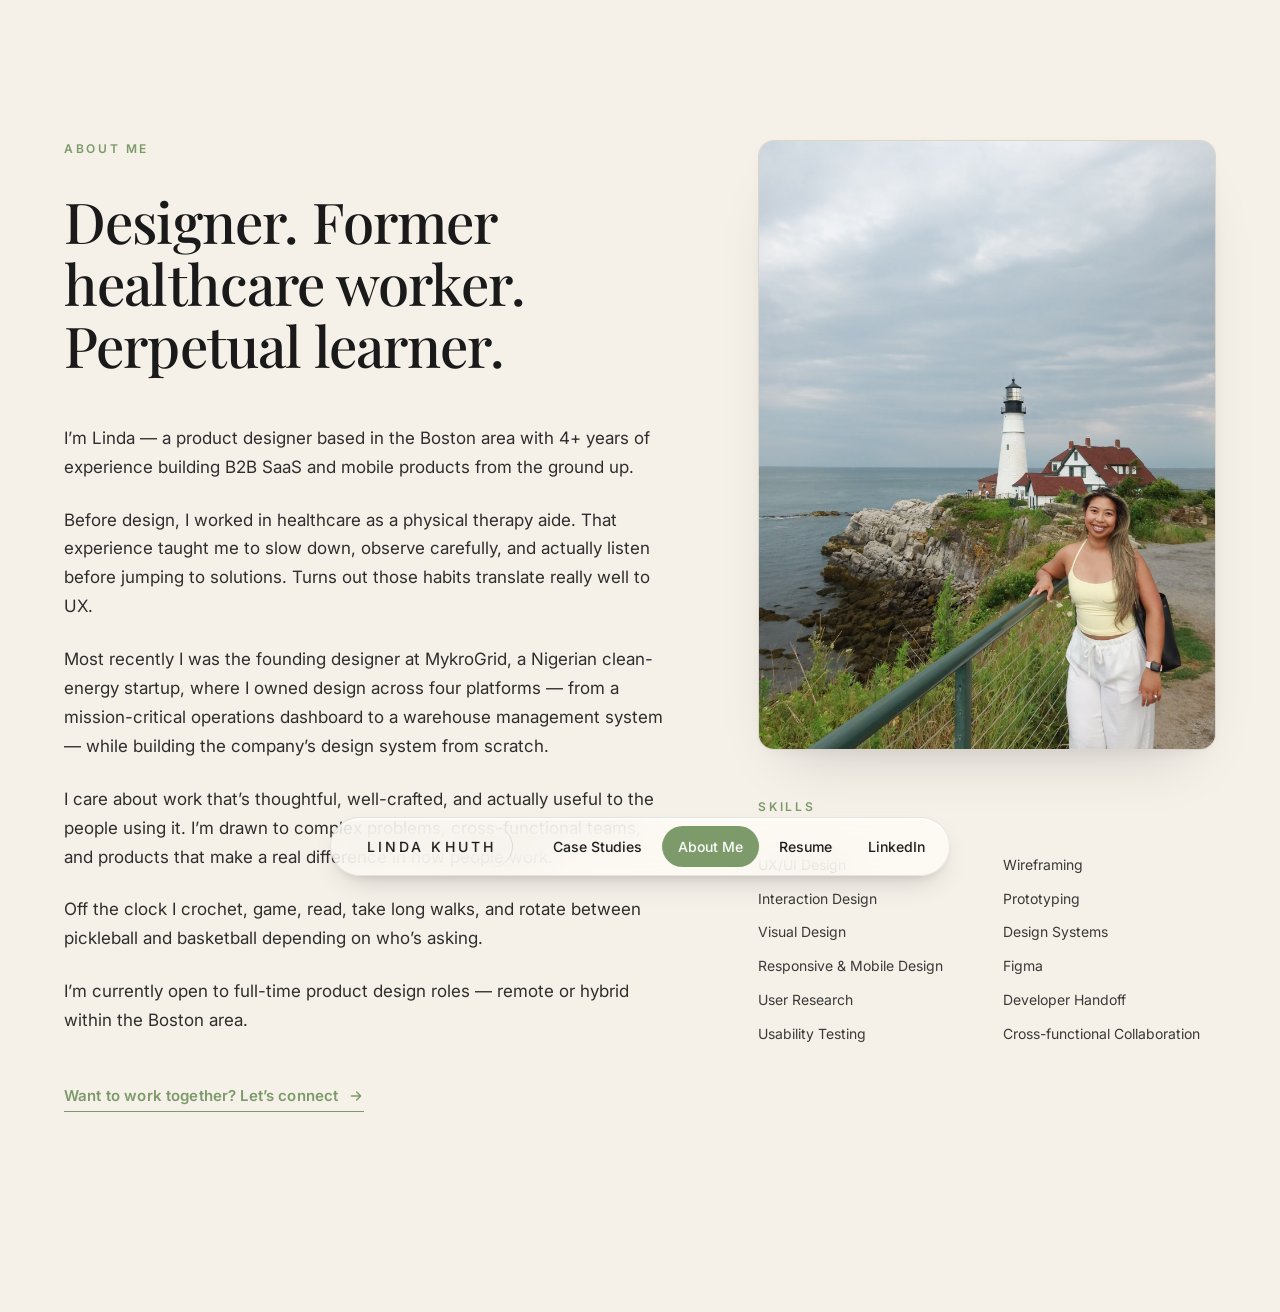
<file: about.html>
<!doctype html>
<html lang="en">
<head>
  <meta charset="utf-8" />
  <meta name="viewport" content="width=device-width, initial-scale=1" />
  <title>About Me — Linda Khuth</title>
  <meta name="description" content="Linda Khuth — product designer based in the Boston area. Former physical therapy aide turned designer. Previously founding designer at MykroGrid." />

  <link rel="preconnect" href="https://fonts.googleapis.com" />
  <link rel="preconnect" href="https://fonts.gstatic.com" crossorigin />
  <link href="https://fonts.googleapis.com/css2?family=Playfair+Display:ital,wght@0,400;0,500;0,600;0,700;1,400;1,500&family=Caveat:wght@500;600;700&family=Inter:wght@400;500;600&display=swap" rel="stylesheet" />

  <link rel="stylesheet" href="styles.css" />

  <style>
    /* ---------- About page layout ---------- */
    .about-page {
      max-width: 1360px;
      margin: 0 auto;
      padding: 0 var(--gutter);
    }

    .about {
      padding: 140px 0 200px;
      display: grid;
      grid-template-columns: minmax(0, 1.35fr) minmax(0, 1fr);
      gap: clamp(48px, 6vw, 112px);
      align-items: start;
    }

    /* ---------- Left column ---------- */
    .about__left { min-width: 0; }

    .about__eyebrow {
      font-family: 'Inter', sans-serif;
      font-weight: 600;
      font-size: 12px;
      letter-spacing: 0.22em;
      text-transform: uppercase;
      color: var(--matcha);
      margin: 0 0 var(--s-4);
    }

    .about__title {
      font-family: 'Playfair Display', 'Times New Roman', serif;
      font-weight: 500;
      font-size: clamp(36px, 4.4vw, 60px);
      line-height: 1.1;
      letter-spacing: -0.015em;
      color: var(--ink);
      margin: 0 0 var(--s-6);
      max-width: 22ch;
    }

    .about__body {
      display: flex;
      flex-direction: column;
      gap: var(--s-3);
      margin: 0 0 var(--s-6);
      max-width: 60ch;
    }

    .about__body p {
      font-family: 'Inter', sans-serif;
      font-size: 17px;
      line-height: 1.7;
      color: var(--ink);
      opacity: 0.9;
      margin: 0;
    }

    .about__cta {
      display: inline-flex;
      align-items: center;
      gap: 10px;
      font-family: 'Inter', sans-serif;
      font-weight: 600;
      font-size: 15px;
      letter-spacing: 0.01em;
      color: var(--matcha);
      padding-bottom: 4px;
      border-bottom: 1.5px solid var(--matcha);
      transition: gap 0.2s ease, opacity 0.2s ease;
    }
    .about__cta:hover { gap: 14px; opacity: 0.8; }
    .about__cta svg { flex-shrink: 0; }

    /* ---------- Right column ---------- */
    .about__right {
      min-width: 0;
      display: flex;
      flex-direction: column;
      gap: var(--s-6);
      position: sticky;
      top: 40px;
    }

    .about__photo {
      position: relative;
      width: 100%;
      aspect-ratio: 3 / 4;
      border-radius: 16px;
      background: var(--card);
      border: 1px solid rgba(0,0,0,0.08);
      overflow: hidden;
      display: flex;
      align-items: center;
      justify-content: center;
      box-shadow: 0 30px 60px -30px rgba(0,0,0,0.18), 0 6px 20px -8px rgba(0,0,0,0.08);
    }

    .about__photo img {
      width: 100%;
      height: 100%;
      object-fit: cover;
      display: block;
      position: relative;
      z-index: 1;
    }

    .about__photo::before {
      content: attr(data-placeholder);
      position: absolute;
      inset: 0;
      display: flex;
      align-items: center;
      justify-content: center;
      color: rgba(26,26,26,0.4);
      font-family: 'Inter', sans-serif;
      font-size: 12px;
      letter-spacing: 0.16em;
      text-transform: uppercase;
      z-index: 0;
    }

    .about__skills { min-width: 0; }

    .about__skills-list {
      list-style: none;
      padding: 0;
      margin: 0;
      column-count: 2;
      column-gap: var(--s-4);
    }

    .about__skills-list li {
      font-family: 'Inter', sans-serif;
      font-size: 14px;
      line-height: 1.55;
      color: var(--ink);
      opacity: 0.85;
      padding: 6px 0;
      break-inside: avoid;
    }

    /* ---------- Responsive ---------- */
    @media (max-width: 900px) {
      .about {
        padding: 100px 0 160px;
        grid-template-columns: 1fr;
        gap: 48px;
      }
      .about__right {
        position: static;
        top: auto;
        order: 1;
        max-width: 420px;
        margin: 0 auto;
        width: 100%;
      }
      .about__left { order: 2; }
    }

    @media (max-width: 720px) {
      .about { padding: 80px 0 140px; }
      .about__body p { font-size: 16px; }
    }

    @media (max-width: 480px) {
      .about-page { padding: 0 24px; }
      .about { padding: 60px 0 120px; gap: 32px; }
      .about__title { font-size: 32px; }
      .about__skills-list { column-count: 1; }
    }
  </style>
</head>
<body>
  <main class="about-page">
    <section class="about" aria-labelledby="about-title">
      <div class="about__left">
        <p class="about__eyebrow">ABOUT ME</p>
        <h1 id="about-title" class="about__title">Designer. Former healthcare worker. Perpetual learner.</h1>

        <div class="about__body">
          <p>I&rsquo;m Linda &mdash; a product designer based in the Boston area with 4+ years of experience building B2B SaaS and mobile products from the ground up.</p>
          <p>Before design, I worked in healthcare as a physical therapy aide. That experience taught me to slow down, observe carefully, and actually listen before jumping to solutions. Turns out those habits translate really well to UX.</p>
          <p>Most recently I was the founding designer at MykroGrid, a Nigerian clean-energy startup, where I owned design across four platforms &mdash; from a mission-critical operations dashboard to a warehouse management system &mdash; while building the company&rsquo;s design system from scratch.</p>
          <p>I care about work that&rsquo;s thoughtful, well-crafted, and actually useful to the people using it. I&rsquo;m drawn to complex problems, cross-functional teams, and products that make a real difference in how people work.</p>
          <p>Off the clock I crochet, game, read, take long walks, and rotate between pickleball and basketball depending on who&rsquo;s asking.</p>
          <p>I&rsquo;m currently open to full-time product design roles &mdash; remote or hybrid within the Boston area.</p>
        </div>

        <a href="https://www.linkedin.com/in/linda-khuth/" target="_blank" rel="noopener noreferrer" class="about__cta">
          <span>Want to work together? Let&rsquo;s connect</span>
          <svg viewBox="0 0 24 24" width="16" height="16" aria-hidden="true" focusable="false">
            <path d="M5 12h14M13 6l6 6-6 6" fill="none" stroke="currentColor" stroke-width="2" stroke-linecap="round" stroke-linejoin="round"/>
          </svg>
        </a>
      </div>

      <aside class="about__right">
        <div class="about__photo" role="img" aria-label="Photo of Linda Khuth" data-placeholder="your photo here">
          <img src="linda-photo.jpg" alt="Linda Khuth at Portland Head Light, Maine" style="width: 100%; height: 100%; object-fit: cover; object-position: center bottom;" />
        </div>

        <div class="about__skills">
          <p class="about__eyebrow">SKILLS</p>
          <ul class="about__skills-list">
            <li>UX/UI Design</li>
            <li>Interaction Design</li>
            <li>Visual Design</li>
            <li>Responsive &amp; Mobile Design</li>
            <li>User Research</li>
            <li>Usability Testing</li>
            <li>Wireframing</li>
            <li>Prototyping</li>
            <li>Design Systems</li>
            <li>Figma</li>
            <li>Developer Handoff</li>
            <li>Cross-functional Collaboration</li>
          </ul>
        </div>
      </aside>
    </section>
  </main>

  <!-- Floating bottom nav (shared with homepage) -->
  <nav class="floating-nav" aria-label="Primary">
    <a href="index.html" class="floating-nav__brand" aria-label="Linda Khuth home">LINDA KHUTH</a>
    <ul class="floating-nav__links">
      <li>
        <a href="index.html#work">
          <svg class="floating-nav__icon" viewBox="0 0 24 24" aria-hidden="true"><rect x="3" y="4" width="7" height="7" rx="1.2" fill="none" stroke="currentColor" stroke-width="1.6"/><rect x="14" y="4" width="7" height="7" rx="1.2" fill="none" stroke="currentColor" stroke-width="1.6"/><rect x="3" y="15" width="7" height="5" rx="1.2" fill="none" stroke="currentColor" stroke-width="1.6"/><rect x="14" y="15" width="7" height="5" rx="1.2" fill="none" stroke="currentColor" stroke-width="1.6"/></svg>
          <span class="floating-nav__label">Case Studies</span>
        </a>
      </li>
      <li>
        <a href="about.html">
          <svg class="floating-nav__icon" viewBox="0 0 24 24" aria-hidden="true"><circle cx="12" cy="8" r="3.5" fill="none" stroke="currentColor" stroke-width="1.6"/><path d="M5 20c1.5-3.5 4-5 7-5s5.5 1.5 7 5" fill="none" stroke="currentColor" stroke-width="1.6" stroke-linecap="round"/></svg>
          <span class="floating-nav__label">About Me</span>
        </a>
      </li>
      <li>
        <a href="resume.pdf" target="_blank" rel="noopener noreferrer">
          <svg class="floating-nav__icon" viewBox="0 0 24 24" aria-hidden="true"><path d="M6 3h9l4 4v13a1 1 0 0 1-1 1H6a1 1 0 0 1-1-1V4a1 1 0 0 1 1-1z" fill="none" stroke="currentColor" stroke-width="1.6" stroke-linejoin="round"/><path d="M15 3v4h4" fill="none" stroke="currentColor" stroke-width="1.6" stroke-linejoin="round"/><path d="M8.5 12h7M8.5 15.5h7M8.5 19h4" stroke="currentColor" stroke-width="1.4" stroke-linecap="round"/></svg>
          <span class="floating-nav__label">Resume</span>
        </a>
      </li>
      <li>
        <a href="https://www.linkedin.com/in/linda-khuth/" target="_blank" rel="noopener noreferrer">
          <svg class="floating-nav__icon" viewBox="0 0 24 24" aria-hidden="true"><rect x="3" y="5" width="18" height="14" rx="1.6" fill="none" stroke="currentColor" stroke-width="1.6"/><path d="M4 7l8 6 8-6" fill="none" stroke="currentColor" stroke-width="1.6" stroke-linejoin="round"/></svg>
          <span class="floating-nav__label">LinkedIn</span>
        </a>
      </li>
    </ul>
  </nav>

  <script>
    (() => {
      const reduced = matchMedia('(prefers-reduced-motion: reduce)').matches;

      // Highlight the current page's nav link. Case Studies stays active on both
      // the homepage and any case study detail page. Static hosts sometimes strip
      // `.html`, so we normalize by comparing filenames without the extension.
      (() => {
        const raw = (location.pathname.split('/').pop() || 'index').toLowerCase();
        const currentPage = raw.replace(/\.html$/, '');
        const isAbout = currentPage === 'about';
        document.querySelectorAll('.floating-nav__links a').forEach(link => {
          const label = link.querySelector('.floating-nav__label')?.textContent?.trim();
          if (isAbout && label === 'About Me') link.classList.add('nav--active');
          else if (!isAbout && label === 'Case Studies') link.classList.add('nav--active');
        });
      })();

    })();
  </script>
</body>
</html>
</file>
<file: styles.css>
/* ---------- Tokens (8pt grid) ---------- */
:root {
  --bg: #F5F0E8;
  --card: #EDE8DF;
  --ink: #1A1A1A;
  --ink-soft: #3d3d3d;
  --matcha: #7D9B6A;
  --matcha-dark: #6b8759;

  --s-1: 8px;
  --s-2: 16px;
  --s-3: 24px;
  --s-4: 32px;
  --s-5: 40px;
  --s-6: 48px;
  --s-7: 56px;
  --s-8: 64px;
  --s-10: 80px;
  --s-12: 96px;

  --gutter: clamp(24px, 5vw, 72px);
  --page-max: 1440px;
}

/* ---------- Base ---------- */
*, *::before, *::after { box-sizing: border-box; }

html {
  -webkit-font-smoothing: antialiased;
  -moz-osx-font-smoothing: grayscale;
  text-rendering: optimizeLegibility;
  width: 100%;
  overflow-x: clip; /* clip (not hidden) so position:sticky on the case cards keeps working */
  scroll-behavior: smooth;
}

@media (prefers-reduced-motion: reduce) {
  html { scroll-behavior: auto; }
}

body {
  margin: 0;
  width: 100%;
  min-height: 100vh;
  background: var(--bg);
  color: var(--ink);
  font-family: 'Inter', system-ui, -apple-system, Segoe UI, Helvetica, Arial, sans-serif;
  font-size: 16px;
  line-height: 1.5;
  overflow-x: clip;
  position: relative;
}

main { display: block; width: 100%; }

a { color: inherit; text-decoration: none; }
button { font: inherit; }

img { display: block; max-width: 100%; height: auto; }
video { display: block; }

/* ---------- Hero: fullscreen video with overlay ---------- */
.hero {
  position: relative;
  width: 100%;
  height: 100vh;
  overflow: hidden;
  background: var(--bg);
}

.hero__video {
  position: absolute;
  top: 0;
  left: 0;
  width: 100%;
  height: 100%;
  object-fit: cover;
  z-index: 0;
}

/* Reduced motion: swap video for a cream field */
.reduced-motion .hero__video { display: none; }

.hero__overlay {
  position: absolute;
  inset: 0;
  z-index: 1;
  display: flex;
  align-items: flex-end;
  padding: var(--s-8) var(--gutter) calc(var(--s-10) + 92px);
  pointer-events: none;
}

.hero__content {
  max-width: 640px;
  display: flex;
  flex-direction: column;
  gap: var(--s-3);
  pointer-events: auto;
}

.hero__role {
  font-family: 'Inter', sans-serif;
  font-weight: 600;
  font-size: clamp(11px, 1.1vw, 13px);
  letter-spacing: 0.18em;
  text-transform: uppercase;
  margin: 0;
  color: var(--ink);
  text-shadow: 0 1px 12px rgba(245, 240, 232, 0.8);
}

.hero__subline {
  font-family: 'Playfair Display', 'Times New Roman', serif;
  font-style: italic;
  font-weight: 400;
  font-size: clamp(18px, 2.6vw, 34px);
  line-height: 1.35;
  color: var(--ink);
  margin: 0;
  max-width: 22ch;
  text-shadow: 0 1px 12px rgba(245, 240, 232, 0.8);
}

/* ---------- CTA button ---------- */
.cta {
  display: inline-flex;
  align-items: center;
  gap: var(--s-2);
  background: var(--matcha);
  color: #ffffff;
  padding: 14px 26px;
  border-radius: 999px;
  font-family: 'Inter', sans-serif;
  font-weight: 600;
  font-size: 14px;
  letter-spacing: 0.02em;
  align-self: flex-start;
  margin-top: var(--s-2);
  transition: transform 0.2s ease, background 0.2s ease, box-shadow 0.2s ease;
  box-shadow: 0 2px 0 rgba(0,0,0,0.06);
}

.cta:hover {
  background: var(--matcha-dark);
  transform: translateY(-1px);
  box-shadow: 0 8px 22px -6px rgba(125, 155, 106, 0.55);
}

.cta svg { flex-shrink: 0; }

/* ---------- Featured Work ---------- */
.featured {
  position: relative;
  z-index: 3;
  max-width: var(--page-max);
  margin: 0 auto;
  padding: var(--s-10) var(--gutter) 240px;
}

.featured__intro {
  margin-bottom: var(--s-8);
  display: flex;
  align-items: baseline;
  justify-content: space-between;
  gap: var(--s-4);
  flex-wrap: wrap;
}

.featured__eyebrow {
  font-family: 'Inter', sans-serif;
  font-weight: 600;
  font-size: 13px;
  letter-spacing: 0.18em;
  margin: 0;
  color: var(--ink);
}

.featured__heading {
  font-family: 'Playfair Display', 'Times New Roman', serif;
  font-style: italic;
  font-weight: 500;
  font-size: clamp(30px, 3.6vw, 46px);
  line-height: 1.15;
  margin: 0;
  color: var(--ink);
}

/* ---------- Sticky stacking cards ---------- */
.stack {
  display: flex;
  flex-direction: column;
  gap: 42vh;
  padding-bottom: 200px;
}

.case-card {
  --progress: 0;
  position: sticky;
  top: calc(72px + var(--i, 0) * 22px);
  display: grid;
  grid-template-columns: 45% 55%;
  gap: 0;
  align-items: stretch;
  padding: 0;
  border-radius: 28px;
  border: 1px solid rgba(0,0,0,0.08);
  min-height: 62vh;
  background: var(--card);
  color: var(--ink);
  overflow: hidden;
  box-shadow:
    0 1px 0 rgba(255,255,255,0.6) inset,
    0 30px 60px -30px rgba(0,0,0,0.18),
    0 6px 20px -8px rgba(0,0,0,0.08);
  transform-origin: 50% 0;
  transform: scale(calc(1 - var(--progress) * 0.05)) translateY(calc(var(--progress) * -8px));
  transition: transform 80ms linear;
  will-change: transform;
}

/* Static fallback for reduced motion or mobile */
.stack--static { gap: var(--s-6); padding-bottom: var(--s-8); }
.stack--static .case-card {
  position: relative;
  top: auto;
  transform: none;
  transition: none;
}

.case-card__meta {
  display: flex;
  flex-direction: column;
  justify-content: center;
  gap: var(--s-3);
  padding: clamp(28px, 4vw, 56px);
}

.case-card__tags {
  font-family: 'Inter', sans-serif;
  font-weight: 600;
  font-size: 12px;
  letter-spacing: 0.16em;
  text-transform: uppercase;
  margin: 0;
  opacity: 0.75;
}

.case-card__title {
  font-family: 'Playfair Display', 'Times New Roman', serif;
  font-weight: 500;
  font-size: clamp(28px, 3.4vw, 44px);
  line-height: 1.1;
  letter-spacing: -0.01em;
  margin: 0;
}

.case-card__desc {
  font-family: 'Inter', sans-serif;
  font-size: 16px;
  line-height: 1.6;
  margin: 0;
  max-width: 46ch;
  opacity: 0.85;
}

.case-card__link {
  display: inline-flex;
  align-items: center;
  gap: 10px;
  font-family: 'Inter', sans-serif;
  font-weight: 600;
  font-size: 14px;
  letter-spacing: 0.02em;
  padding-bottom: 4px;
  border-bottom: 1.5px solid currentColor;
  align-self: flex-start;
  transition: gap 0.2s ease, opacity 0.2s ease;
  margin-top: var(--s-2);
}

.case-card__link:hover { gap: 14px; opacity: 0.75; }

/* ---------- Case card mockup (right column, bleeds to card edges) ---------- */
.case-card__mockup {
  position: relative;
  overflow: hidden;
  min-height: 100%;
}
.case-card__mockup img {
  position: absolute;
  inset: 0;
}

.mockup {
  position: absolute;
  inset: 0;
  padding: 18px;
  display: flex;
  flex-direction: column;
  gap: 12px;
  background: linear-gradient(180deg, rgba(255,255,255,0.5) 0%, rgba(255,255,255,0.15) 100%);
}

.mockup__bar {
  display: flex;
  gap: 6px;
  padding-bottom: 12px;
  border-bottom: 1px solid rgba(0,0,0,0.08);
}
.mockup__dot { width: 10px; height: 10px; border-radius: 999px; background: rgba(0,0,0,0.18); }
.mockup__grid {
  flex: 1;
  display: grid;
  grid-template-columns: repeat(3, 1fr);
  grid-auto-rows: 1fr;
  gap: 10px;
}
.mockup__tile { background: rgba(0,0,0,0.1); border-radius: 8px; }
.mockup__tile--wide { grid-column: span 2; }
.mockup__tile--tall { grid-row: span 2; }

/* Marketing mockup */
.mockup__hero { padding: 8px 4px; display: flex; flex-direction: column; gap: 10px; }
.mockup__line { height: 10px; border-radius: 4px; background: rgba(0,0,0,0.18); }
.mockup__line--xl { height: 22px; width: 80%; }
.mockup__line--lg { height: 14px; width: 60%; }
.mockup__line--sm { height: 10px; width: 45%; opacity: 0.6; }
.mockup__pill { width: 96px; height: 30px; border-radius: 999px; background: var(--matcha); margin-top: 4px; }
.mockup__cards { flex: 1; display: grid; grid-template-columns: repeat(3, 1fr); gap: 10px; margin-top: auto; }
.mockup__minicard { background: rgba(0,0,0,0.08); border-radius: 10px; }

/* Edu mockup */
.mockup__nav { display: flex; gap: 8px; padding-bottom: 10px; border-bottom: 1px solid rgba(0,0,0,0.08); }
.mockup__navdot { width: 40px; height: 8px; border-radius: 4px; background: rgba(0,0,0,0.18); }
.mockup__course { flex: 1; display: grid; grid-template-columns: repeat(2, 1fr); gap: 10px; }
.mockup__thumb { background: rgba(0,0,0,0.1); border-radius: 10px; min-height: 40px; }
.mockup__progress { height: 6px; border-radius: 999px; background: rgba(0,0,0,0.08); position: relative; overflow: hidden; }
.mockup__progress::after { content: ""; position: absolute; inset: 0 40% 0 0; background: var(--matcha); border-radius: 999px; }

/* ---------- Floating bottom nav ---------- */
.floating-nav {
  position: fixed;
  left: 50%;
  bottom: 24px;
  transform: translateX(-50%);
  z-index: 100;
  padding: 8px 8px 8px 20px;
  border-radius: 999px;
  background: rgba(255, 253, 248, 0.72);
  backdrop-filter: blur(18px) saturate(1.2);
  -webkit-backdrop-filter: blur(18px) saturate(1.2);
  border: 1px solid rgba(0,0,0,0.08);
  box-shadow:
    0 2px 0 rgba(255,255,255,0.6) inset,
    0 12px 30px -12px rgba(0,0,0,0.22),
    0 4px 12px -6px rgba(0,0,0,0.15);
  display: flex;
  align-items: center;
  gap: var(--s-3);
}

.floating-nav__brand {
  font-family: 'Inter', sans-serif;
  font-weight: 700;
  font-size: 12px;
  letter-spacing: 0.22em;
  color: var(--ink);
  white-space: nowrap;
  padding-right: var(--s-3);
  border-right: 1px solid rgba(0,0,0,0.12);
}

.floating-nav__links {
  list-style: none;
  margin: 0;
  padding: 0;
  display: flex;
  align-items: center;
  gap: 4px;
}

.floating-nav a {
  display: inline-flex;
  align-items: center;
  gap: 8px;
  padding: 10px 16px;
  border-radius: 999px;
  font-family: 'Inter', sans-serif;
  font-size: 14px;
  font-weight: 500;
  color: var(--ink);
  transition: background 0.2s ease, color 0.2s ease;
  white-space: nowrap;
}

.floating-nav__links a:hover,
.floating-nav__links a:focus-visible,
.floating-nav__links a.nav--active {
  background: var(--matcha);
  color: #ffffff;
  outline: none;
}

.floating-nav__icon {
  width: 18px;
  height: 18px;
  display: none;
  flex-shrink: 0;
}

/* ---------- Responsive ---------- */

/* Tablet + mobile: single-column cards, video stacks naturally, overlay sits below */
@media (max-width: 900px) {
  .case-card {
    min-height: auto;
    position: relative;
    top: auto;
    transform: none;
  }
  .stack { gap: var(--s-4); padding-bottom: 0; }
  .featured { padding-bottom: 160px; }

  /* Hero becomes a vertical stack: video (natural aspect, full width) + overlay right below */
  .hero {
    height: auto;
    min-height: 0;
    display: flex;
    flex-direction: column;
  }
  .hero__video {
    position: relative;
    top: auto;
    left: auto;
    width: 100%;
    height: auto;
    object-fit: initial;
    background: var(--bg);
  }
  .hero__overlay {
    position: relative;
    inset: auto;
    flex: 0 0 auto;
    align-items: flex-start;
    padding: var(--s-3) var(--gutter) 0;
    background: none;
  }
  .hero__content { gap: var(--s-2); }
  .hero__subline { max-width: 26ch; }

  .featured { padding-top: var(--s-3); }
}

/* Case card stacking: below 768px, image on top (200px), text below */
@media (max-width: 767px) {
  .case-card { grid-template-columns: 1fr; }
  .case-card__mockup { order: 1; height: 200px; min-height: 200px; }
  .case-card__meta { order: 2; padding: var(--s-4); }
}

/* Mobile: nav collapses to icons, tighter typography */
@media (max-width: 720px) {
  .hero__subline {
    font-size: clamp(17px, 4.6vw, 22px);
    max-width: 100%;
  }
  .hero__role { font-size: 11px; letter-spacing: 0.16em; }
  .cta { padding: 12px 22px; font-size: 13px; }

  .floating-nav {
    padding: 6px 6px 6px 14px;
    gap: var(--s-2);
    bottom: 16px;
    max-width: calc(100vw - 24px);
  }
  .floating-nav__brand {
    font-size: 11px;
    letter-spacing: 0.18em;
    padding-right: var(--s-2);
  }
  .floating-nav__label { display: none; }
  .floating-nav__icon { display: block; }
  .floating-nav a { padding: 10px 12px; }
}

/* Small mobile: further compression */
@media (max-width: 480px) {
  :root { --gutter: 20px; }
  .featured { padding-top: var(--s-3); padding-bottom: 140px; }
  .featured__intro { margin-bottom: var(--s-5); }
  .case-card { border-radius: 20px; padding: var(--s-3); }
  .case-card__title { font-size: 24px; }
  .hero__subline { font-size: 18px; line-height: 1.3; }
  .hero__role { font-size: 10.5px; letter-spacing: 0.14em; }
  .cta { padding: 11px 20px; font-size: 13px; }

  .floating-nav {
    padding: 5px 5px 5px 12px;
    gap: 6px;
    bottom: 12px;
  }
  .floating-nav__brand {
    font-size: 10px;
    letter-spacing: 0.16em;
    padding-right: 10px;
  }
  .floating-nav a { padding: 9px 10px; }
  .floating-nav__icon { width: 17px; height: 17px; }
}

/* Ultra-narrow: keep brand + icons from wrapping */
@media (max-width: 360px) {
  .floating-nav__brand { font-size: 9.5px; letter-spacing: 0.12em; padding-right: 8px; }
  .floating-nav a { padding: 9px 8px; }
  .floating-nav__links { gap: 2px; }
}

/* ---------- Reduce motion ---------- */
@media (prefers-reduced-motion: reduce) {
  * { transition: none !important; animation: none !important; }
  .case-card { position: relative; top: auto; transform: none; }
  .stack { gap: var(--s-6); padding-bottom: var(--s-8); }
}
</file>
